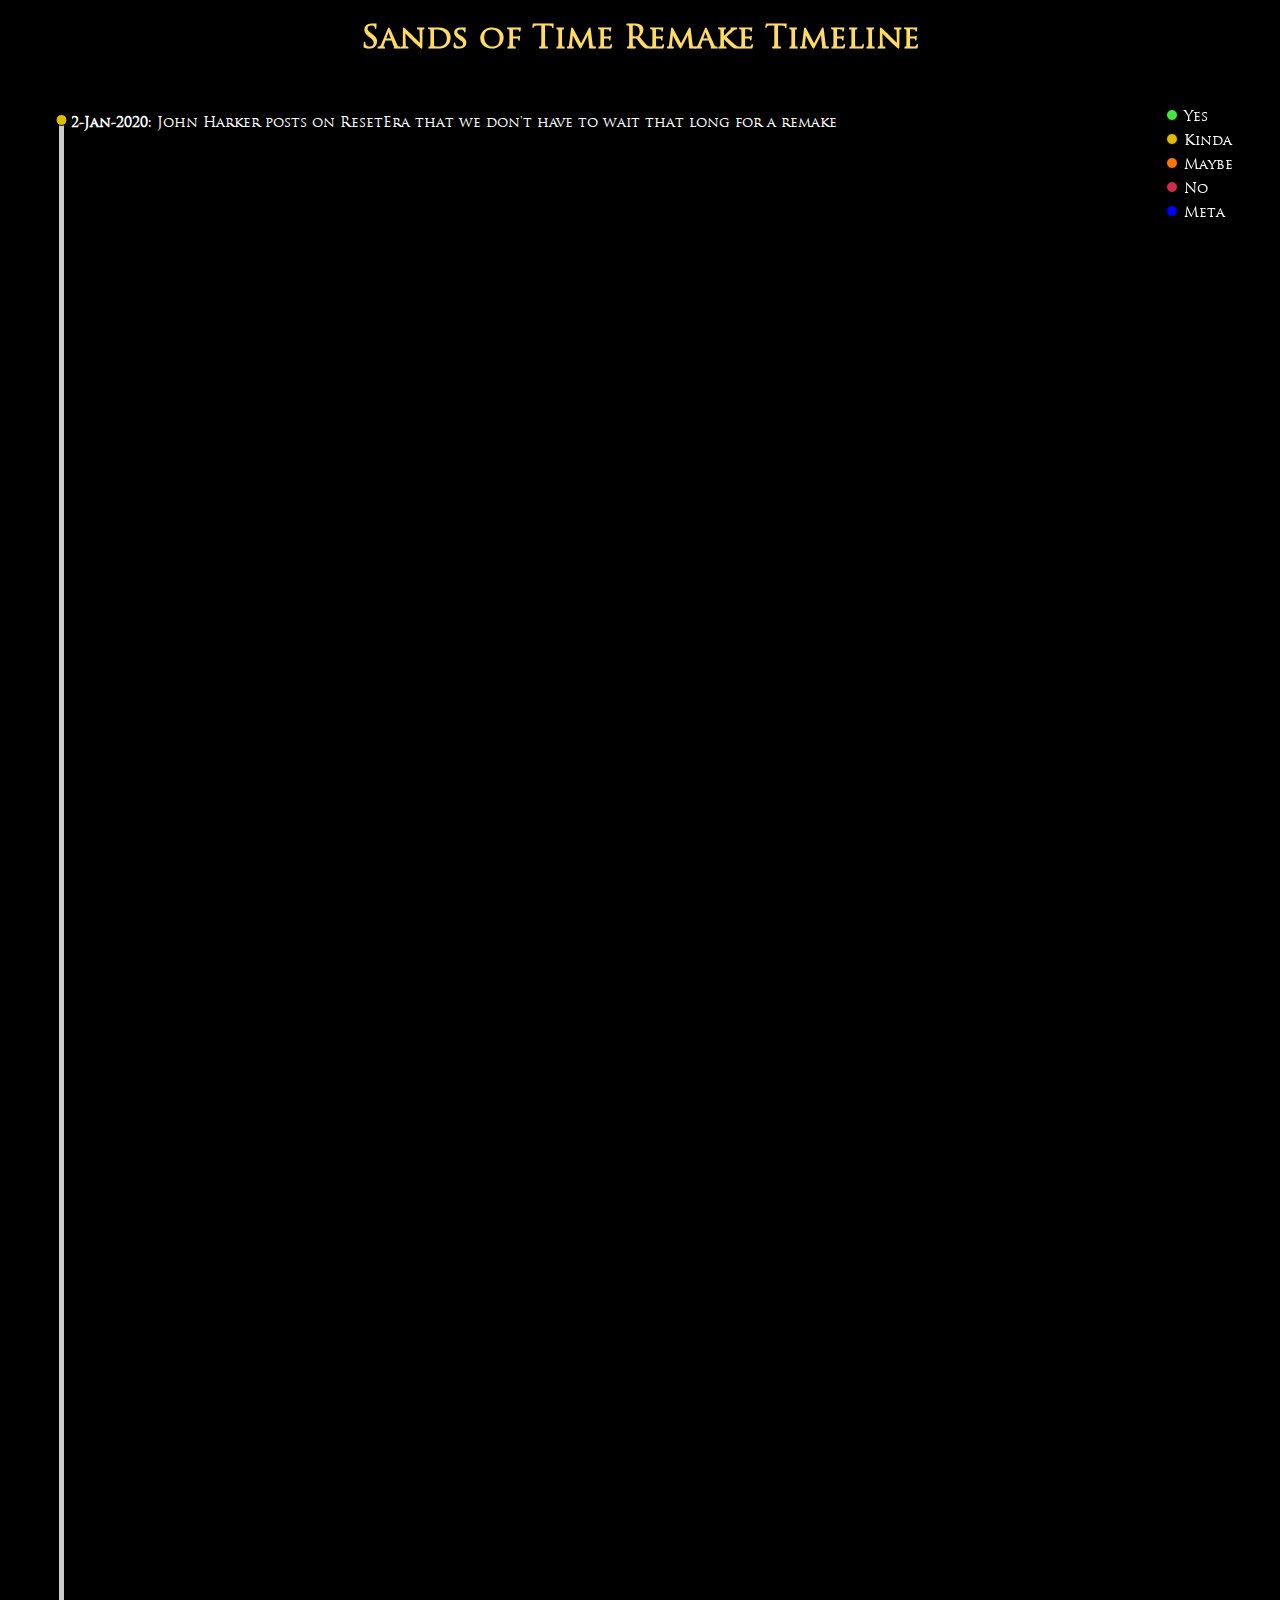
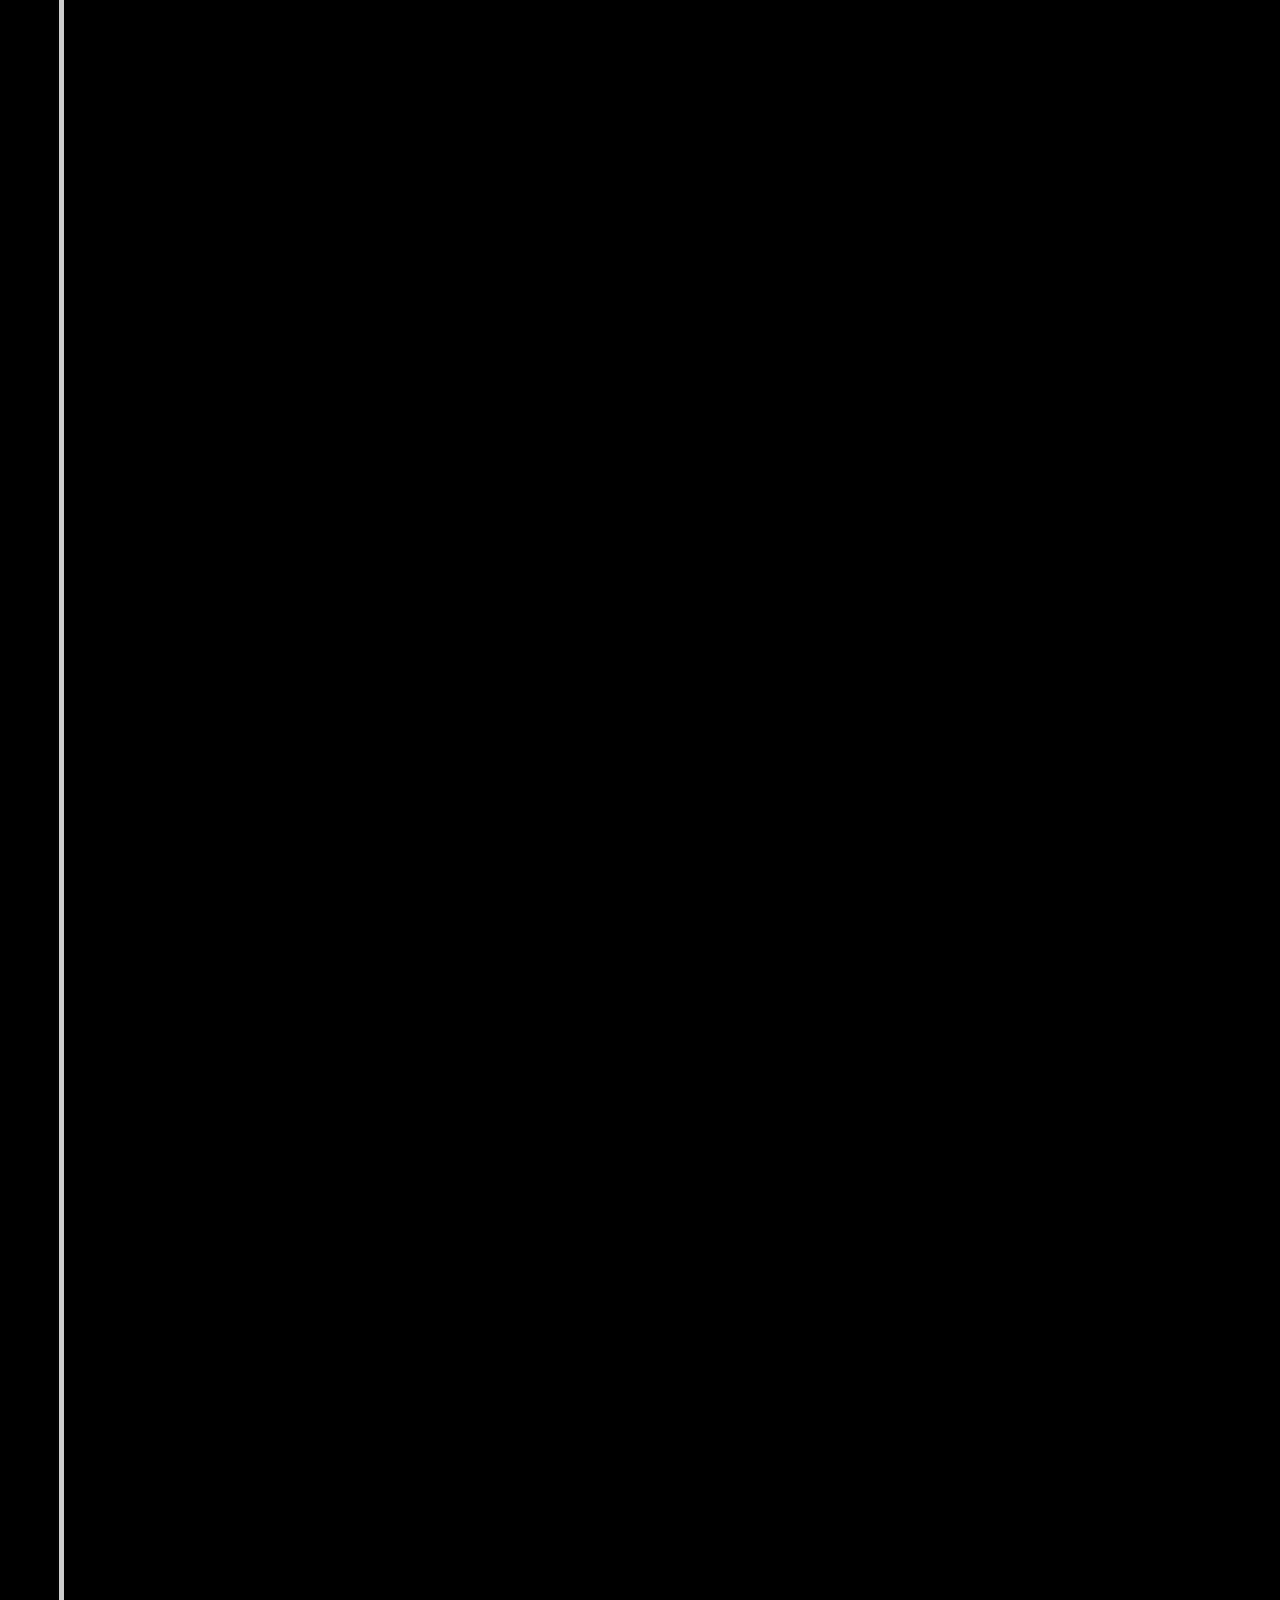
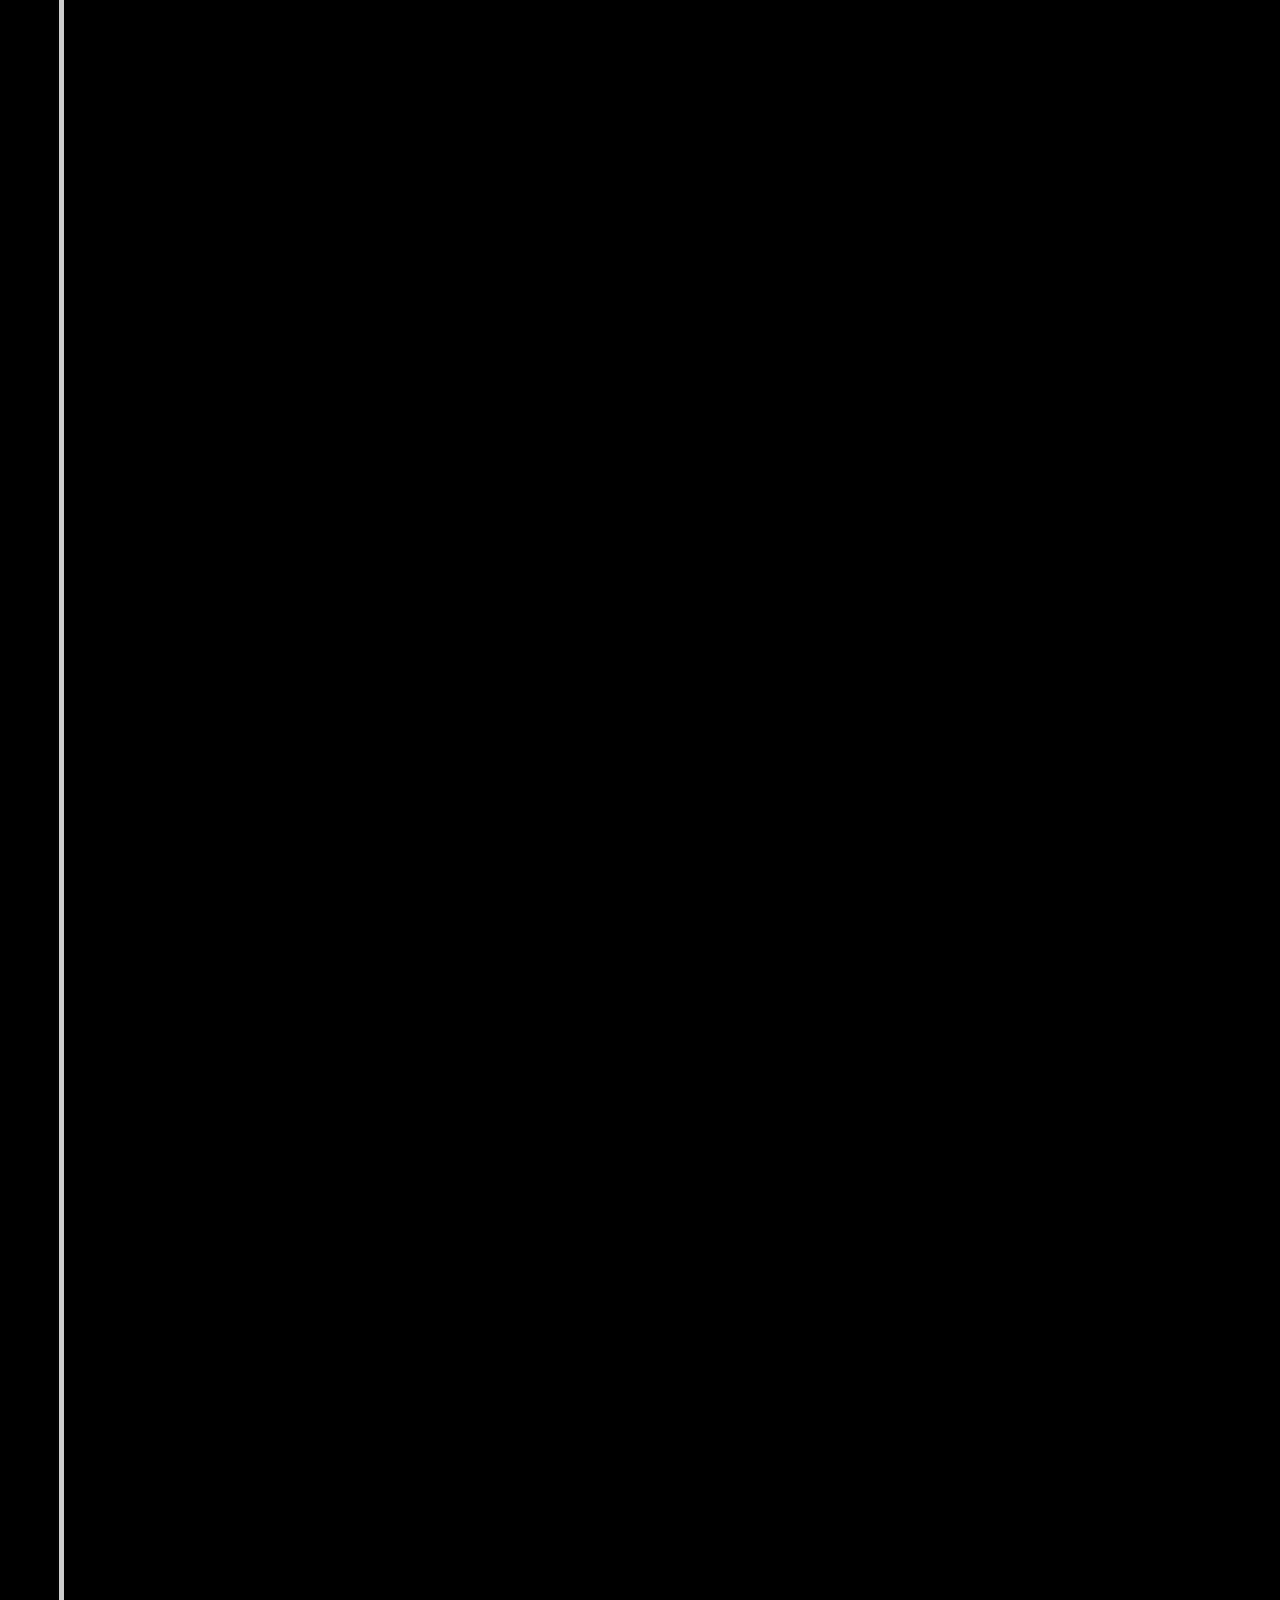
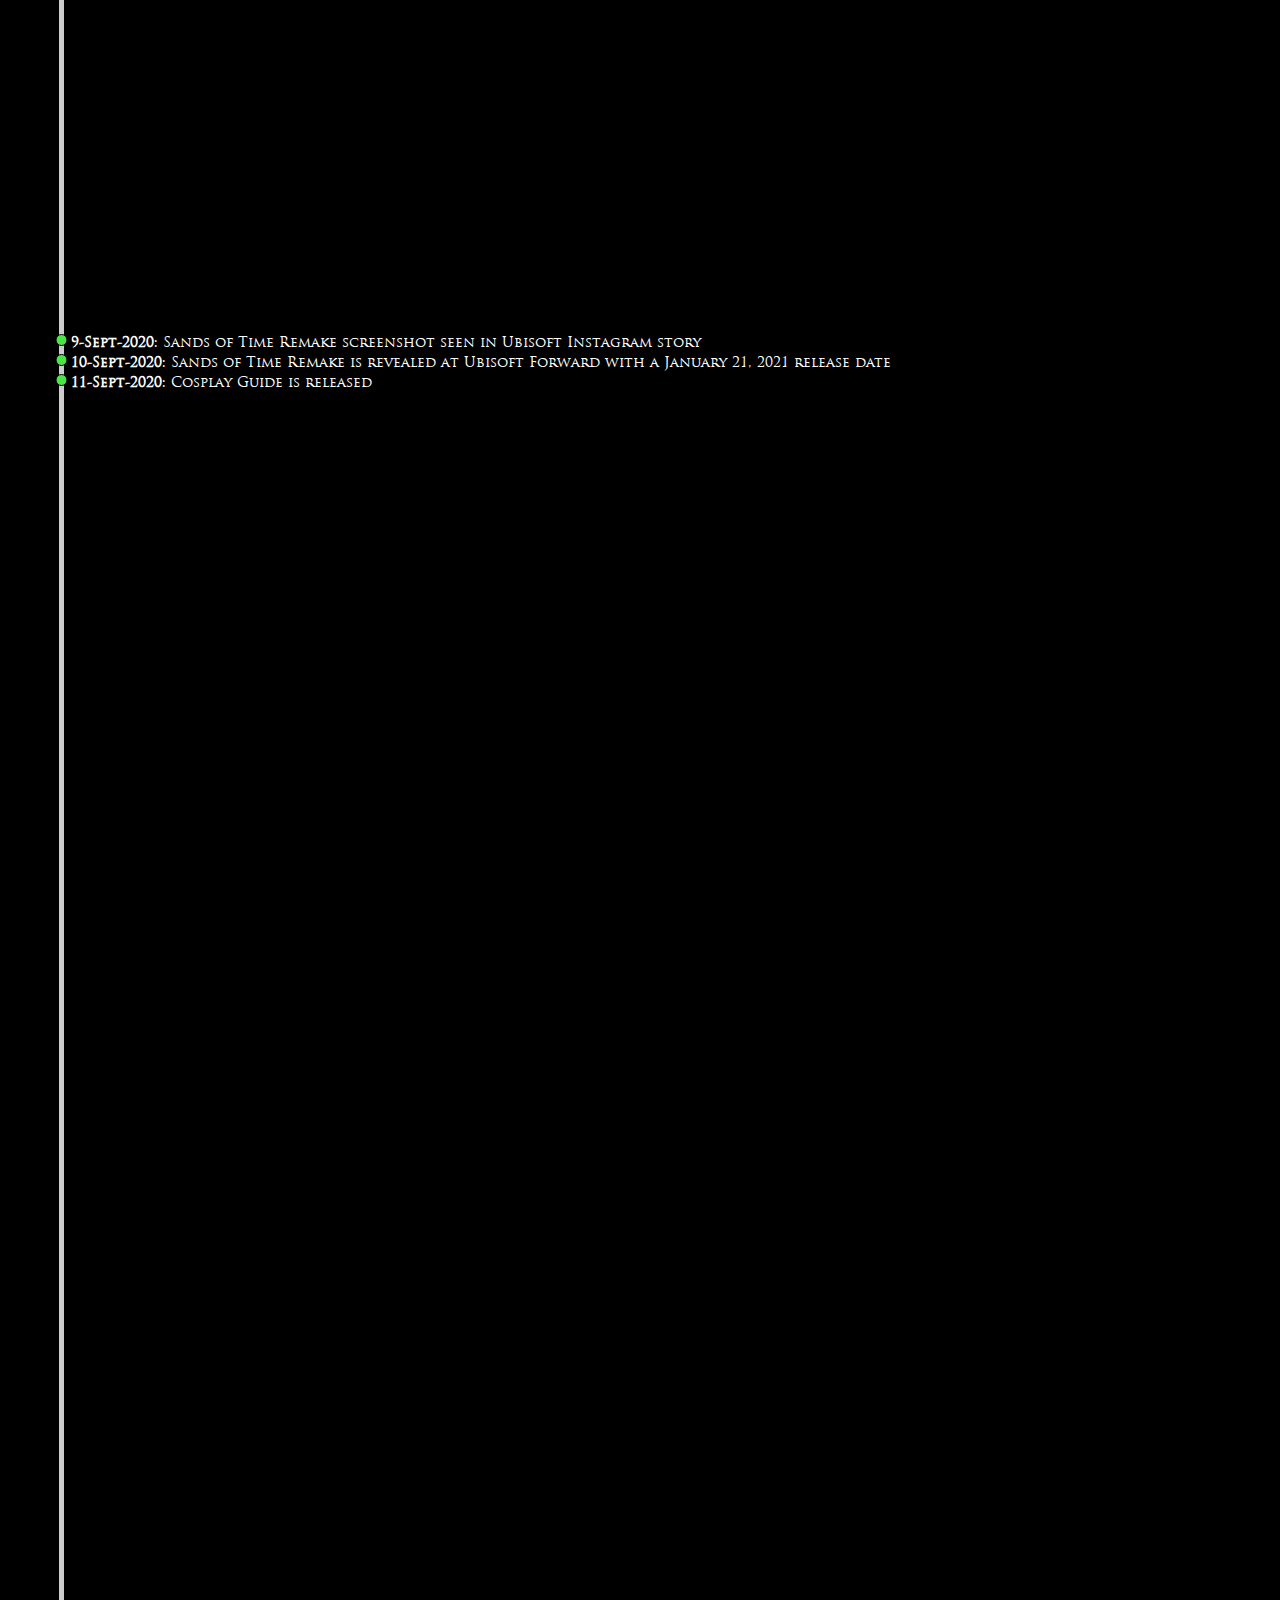
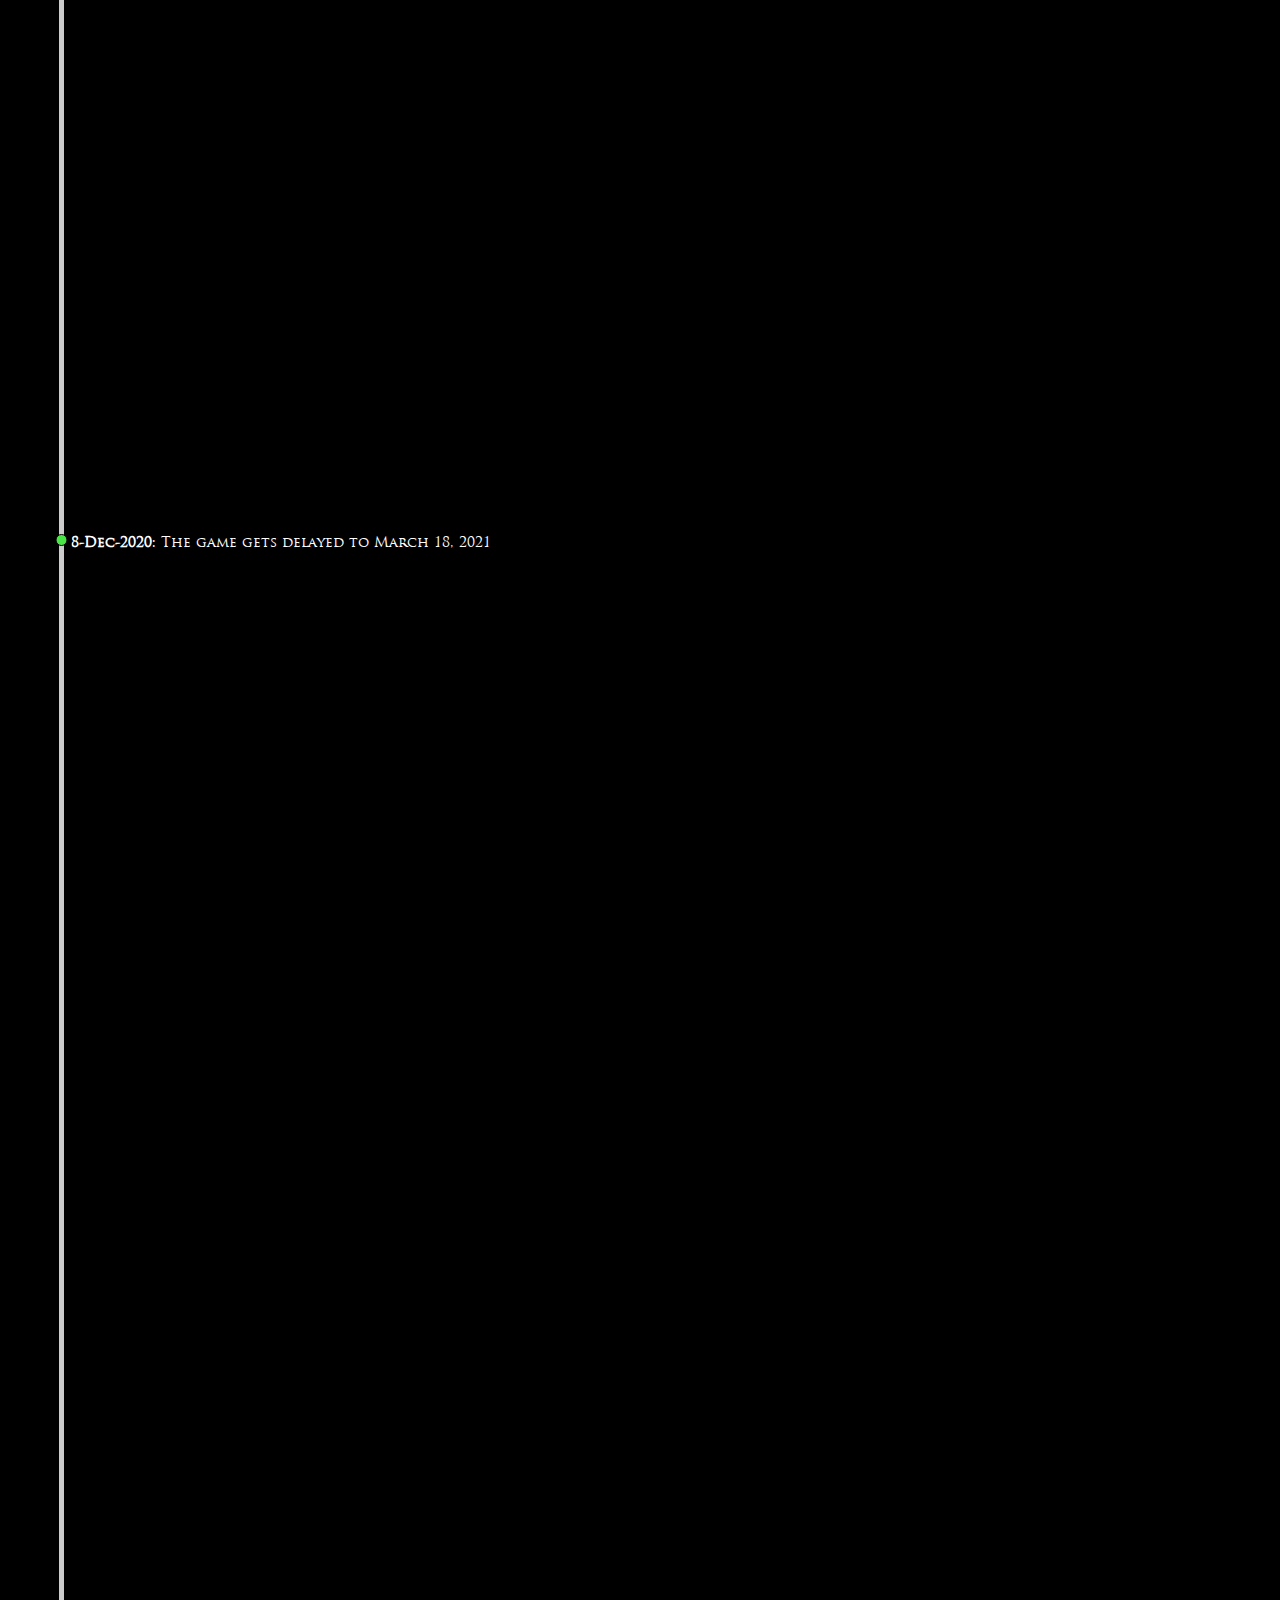
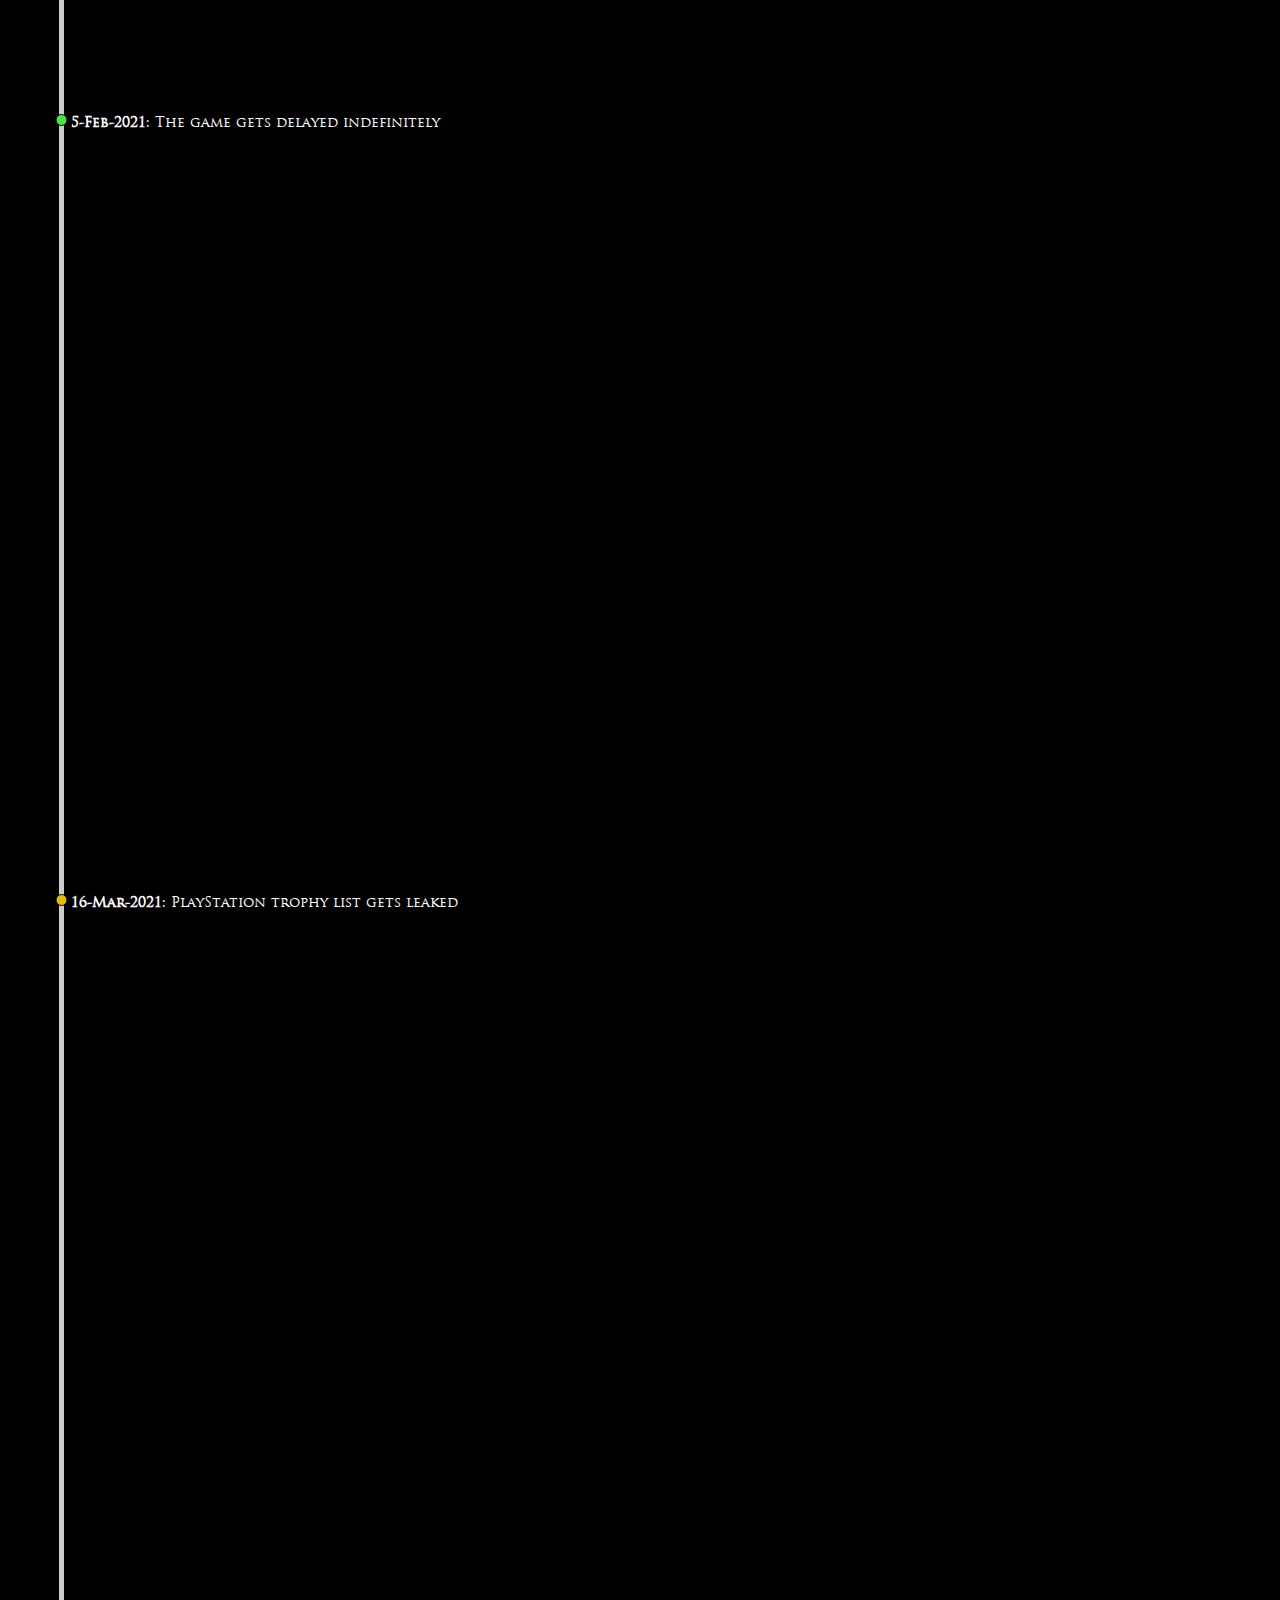
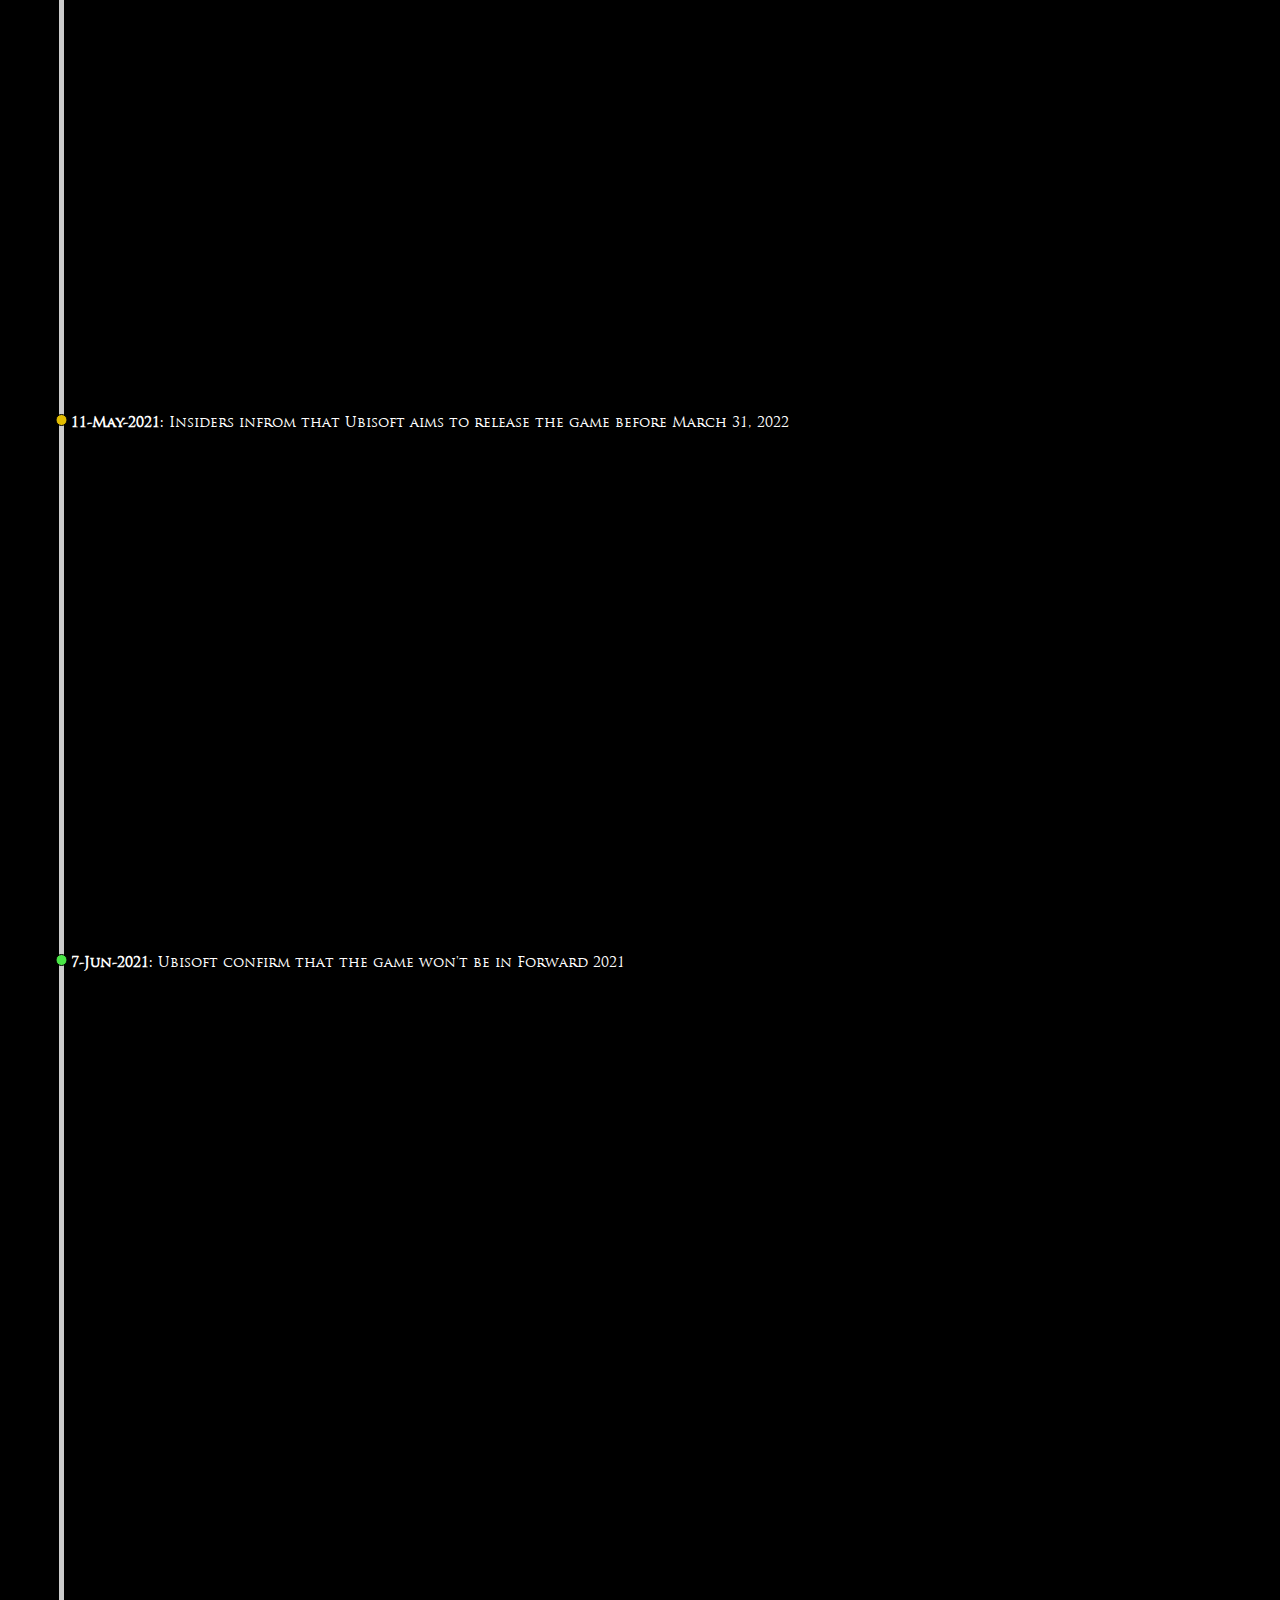
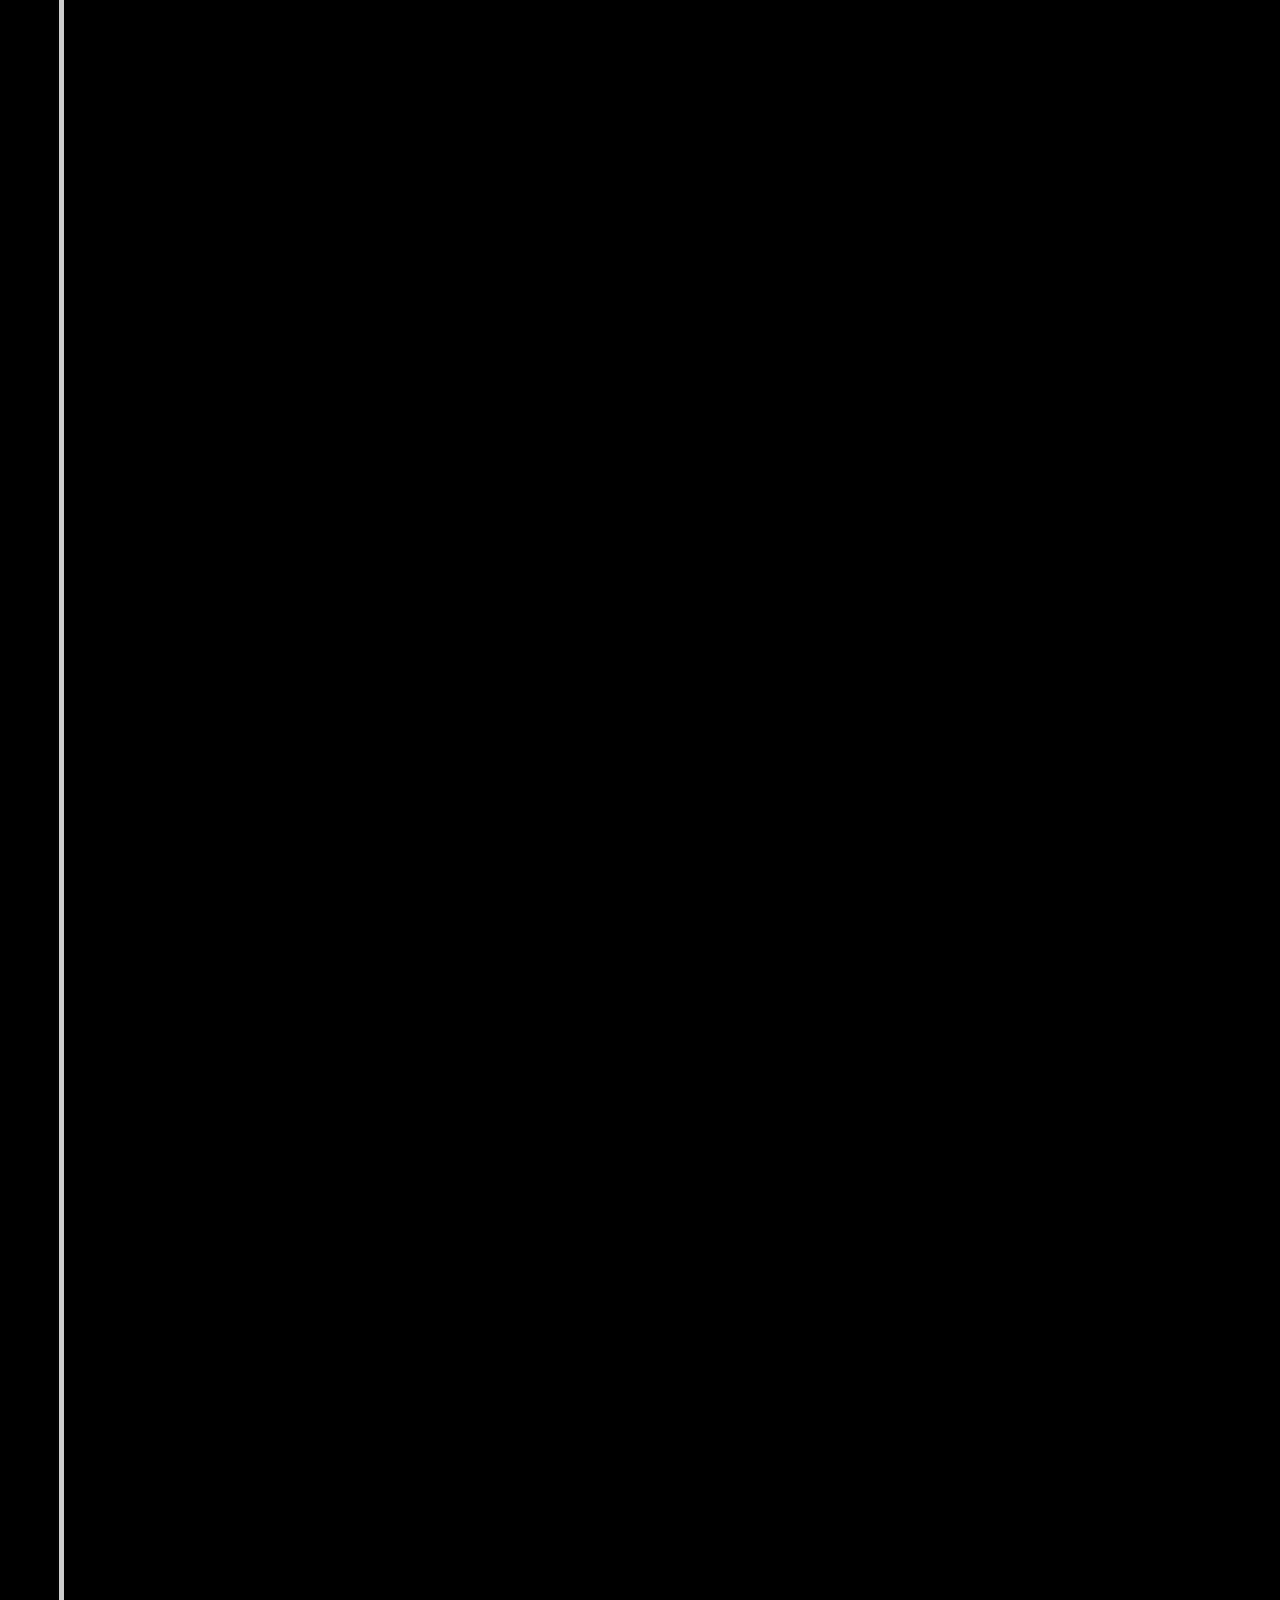
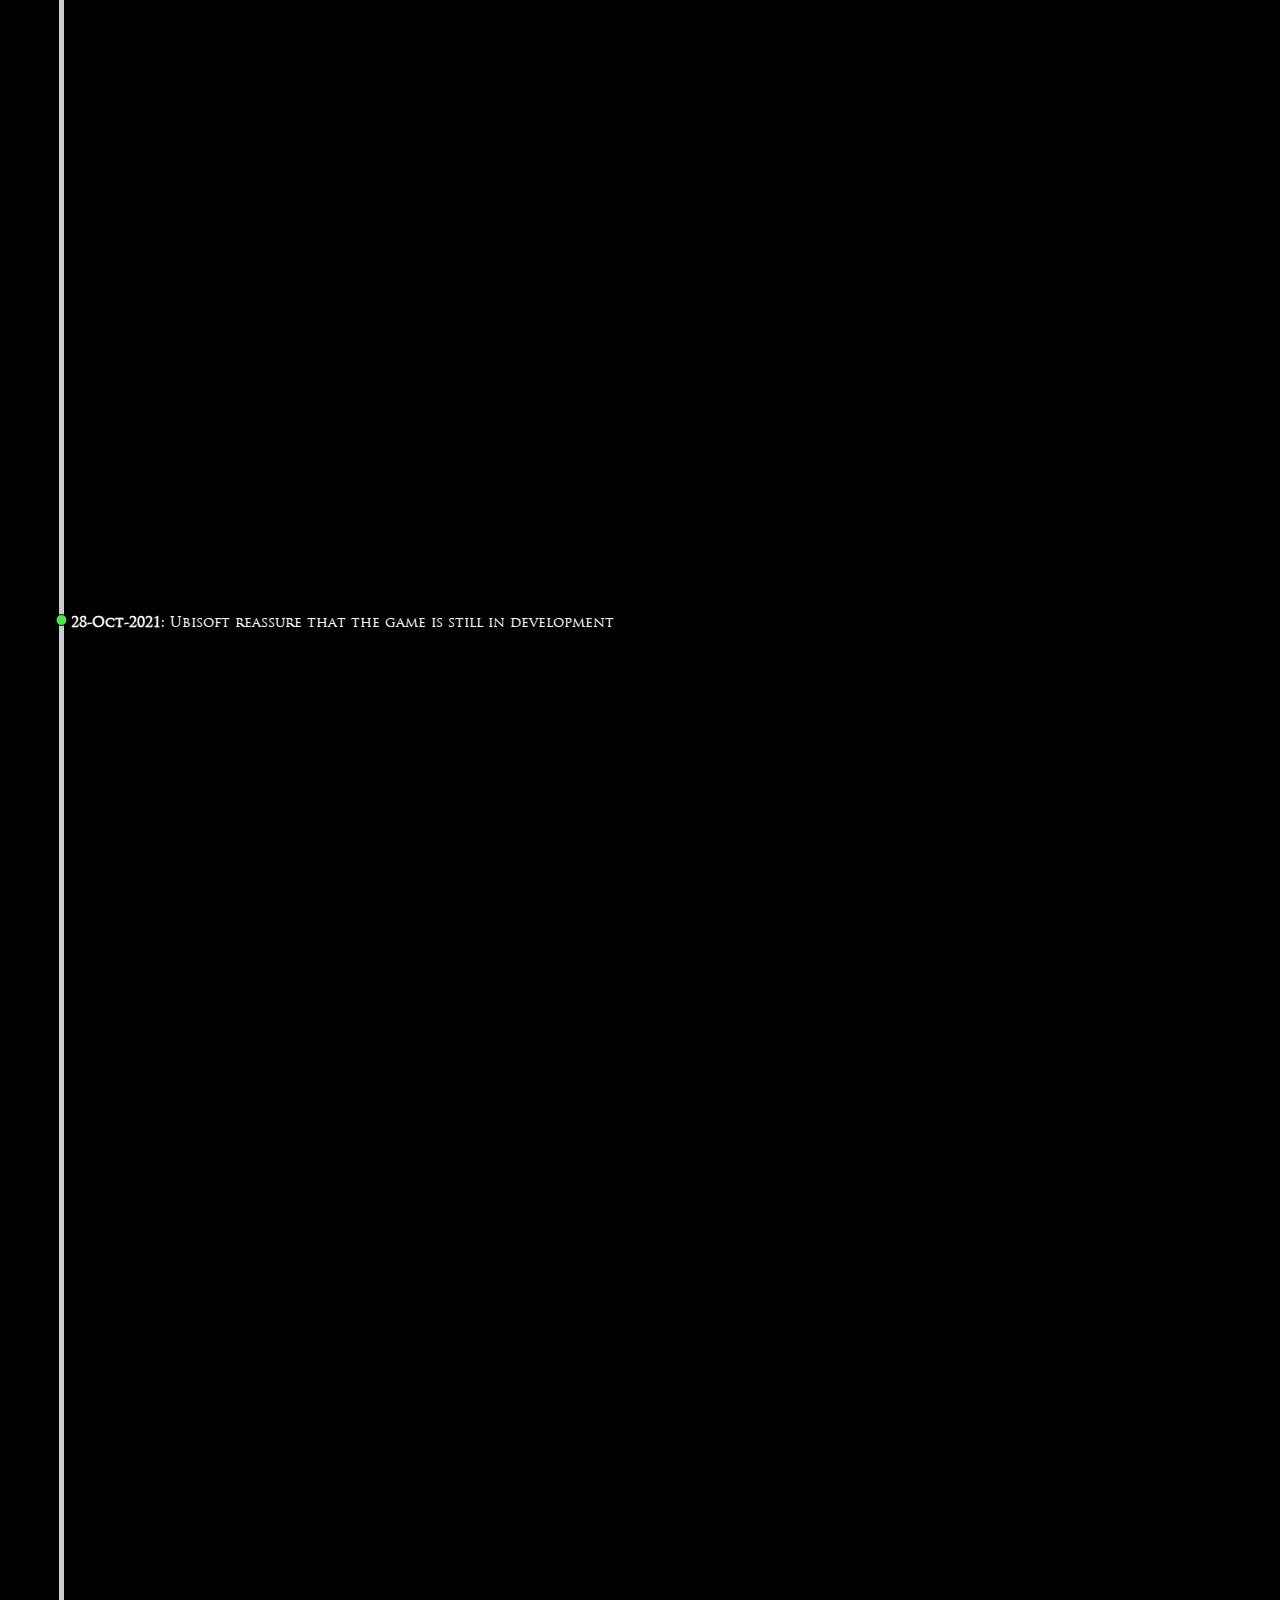
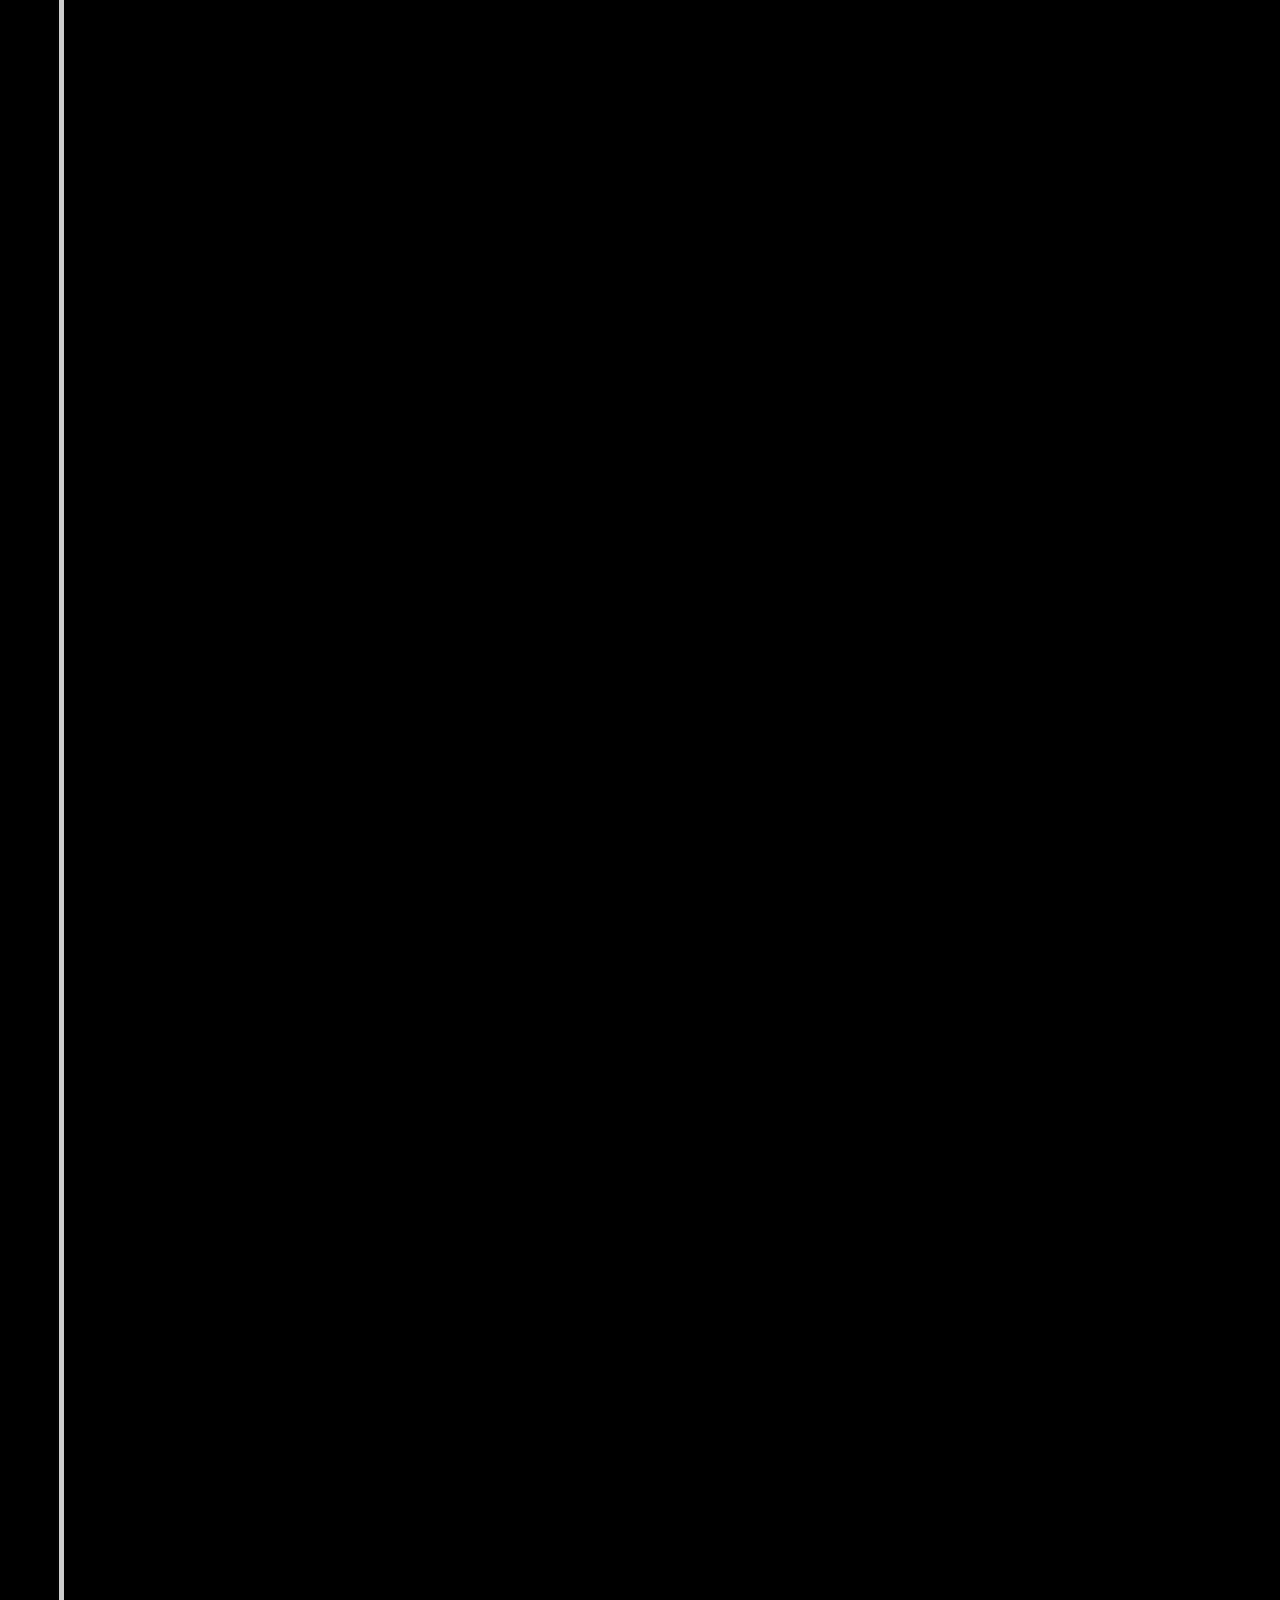
<file: sotremake-timeline/index.html>
<!DOCTYPE html>
<html lang="en">

<head>
    <meta charset="UTF-8">
    <meta name="viewport" content="width=device-width, initial-scale=1.0">
    <title>SoT Remake Timeline</title>
    <link rel="icon" href="https://issilksongout.com/favicon.ico" />
    <style>
        @font-face {
            font-family: 'Trajan Pro Regular';
            font-style: normal;
            font-weight: normal;
            src: local('Trajan Pro Regular'), url('../static/fonts/TrajanPro-Regular.woff') format('woff');
        }

        body {
            font-family: 'Trajan Pro Regular', sans-serif;
            text-align: center;
            color: #fff;
            background: #000000 url('https://staticctf.ubisoft.com/J3yJr34U2pZ2Ieem48Dwy9uqj5PNUQTn/1SdA9KBrc6C0B0mPIlLy4a/239db56b9f6e8a8a331b435c13b1aa0c/BrandGuideLineBG1Dark-opti.jpg') no-repeat center center fixed;
            -webkit-background-size: cover;
            -moz-background-size: cover;
            -o-background-size: cover;
            background-size: cover;
        }

        td {
            text-align: left;
            vertical-align: top;
            padding: 2px
        }

        td * {
            transform: none !important;
        }

        .header {
            position: fixed;
            top: 0;
            left: 0;
            width: 100%;
            background-color: #000;
            box-shadow: #000;
            z-index: 1000;
            box-shadow: 0 5px 20px 0 #000;
            color: #ffdb64;
        }

        .legend {
            position: fixed;
            top: 100px;
            right: 3vw;
            background-color: #000;
            z-index: 1000;
            font-size: min(2.5vw, 14px);
            padding: 5px;
            box-shadow: 0 0 20px 0 #000;
        }

        .timeline-wrapper {
            margin: 120px 0 0 4%;
            padding: 0;
            display: flex;
            justify-content: start;
            align-items: center;
        }

        .timeline {
            position: relative;
            width: 5px;
            background-color: #ccc;
        }

        .event {
            position: absolute;
            top: 0;
            width: 10px;
            height: 10px;
            background-color: #007bff;
            border-radius: 50%;
            border: 1px solid black;
            transform: translate(calc(-50% + 2.5px), -50%);
        }

        .event-description {
            margin: 0 15px;
            width: 90vw;
            white-space: nowrap;
            overflow: hidden;
            text-align: left;
            font-size: min(2.5vw, 14px);
        }
    </style>
</head>

<body>
    <div class="header">
        <h1>Sands of Time Remake Timeline</h1>
    </div>
    <div class="legend">
        <table>
            <tbody>
                <tr>
                    <td>
                        <div class="event" style="background-color: #49e546; position: static;"></div>
                    </td>
                    <td>Yes</td>
                </tr>
                <tr>
                    <td>
                        <div class="event" style="background-color: #e1bb00; position: static;"></div>
                    </td>
                    <td>Kinda</td>
                </tr>
                <tr>
                    <td>
                        <div class="event" style="background-color: #fb7700; position: static;"></div>
                    </td>
                    <td>Maybe</td>
                </tr>
                <tr>
                    <td>
                        <div class="event" style="background-color: #cb2e4b; position: static;"></div>
                    </td>
                    <td>No</td>
                </tr>
                <tr>
                    <td>
                        <div class="event" style="background-color: blue; position: static;"></div>
                    </td>
                    <td>Meta</td>
                </tr>
            </tbody>
        </table>
    </div>
    <div class="timeline-wrapper">
        <div class="timeline" id="timeline"></div>
    </div>

    <script>
        var events = [
            { date: "2020-01-02", description: "John Harker posts on ResetEra that we don't have to wait that long for a remake", type: "kinda" },
            { date: "2020-09-09", description: "Sands of Time Remake screenshot seen in Ubisoft Instagram story", type: "yes" },
            { date: "2020-09-10", description: "Sands of Time Remake is revealed at Ubisoft Forward with a January 21, 2021 release date", type: "yes" },
            { date: "2020-09-11", description: "Cosplay Guide is released", type: "yes" },
            { date: "2020-12-08", description: "The game gets delayed to March 18, 2021", type: "yes" },
            { date: "2021-02-05", description: "The game gets delayed indefinitely", type: "yes" },
            { date: "2021-03-16", description: "PlayStation trophy list gets leaked", type: "kinda" },
            { date: "2021-05-11", description: "Insiders infrom that Ubisoft aims to release the game before March 31, 2022", type: "kinda" },
            { date: "2021-06-07", description: "Ubisoft confirm that the game won't be in Forward 2021", type: "yes" },
            { date: "2021-10-28", description: "Ubisoft reassure that the game is still in development", type: "yes" },
            { date: "2022-05-03", description: "Ubisoft infrom about the project being shifted to Ubisoft Montreal", type: "yes" },
            { date: "2022-11-07", description: "Ubisoft post the article with FAQ about the remake", type: "yes" },
            { date: "2023-05-24", description: "Ubisoft update the article and also publish a Q&A with the producer and the director", type: "yes" },
            { date: "2023-06-09", description: "Prince of Persia: The Lost Crown is revealed at Summer Games Fest", type: "meta" },
            { date: "2023-06-12", description: "More Prince of Persia: The Lost Crown at Ubisoft Forward", type: "meta" },
        ];

        var colorMapping = {
            "yes": "#49e546",
            "kinda": "#e1bb00",
            "maybe": "#fb7700",
            "no": "#cb2e4b",
            "meta": "blue",
        }

        const DAY_LENGTH = 20;

        function createTimeline(events) {
            var timeline = document.getElementById('timeline');
            var oldestDate = new Date(events[0].date);
            var currentDate = new Date();
            var daysDifference = Math.ceil((currentDate - oldestDate) / (1000 * 60 * 60 * 24));
            var timelineHeight = daysDifference * DAY_LENGTH;

            timeline.style.height = timelineHeight + 'px';

            events.forEach(function (event) {
                var date = new Date(event.date);
                var dayDifference = Math.abs(date - oldestDate) / (1000 * 60 * 60 * 24);
                var eventElement = document.createElement('div');
                eventElement.className = 'event';
                eventElement.style.top = (dayDifference * DAY_LENGTH) + 'px';
                eventElement.style.backgroundColor = colorMapping[event.type];
                var descElement = document.createElement('div');
                descElement.className = 'event-description';
                const dateDisplay = date.toLocaleDateString('en-GB', { day: 'numeric', month: 'short', year: 'numeric' }).replace(/ /g, '-');
                var dateNode = document.createElement('strong');
                dateNode.textContent = dateDisplay;
                var descriptionNode = document.createTextNode(`: ${event.description}`);
                descElement.appendChild(dateNode);
                descElement.appendChild(descriptionNode);
                eventElement.appendChild(descElement);
                timeline.appendChild(eventElement);
            });
        }

        createTimeline(events);
    </script>
</body>

</html>
</file>
